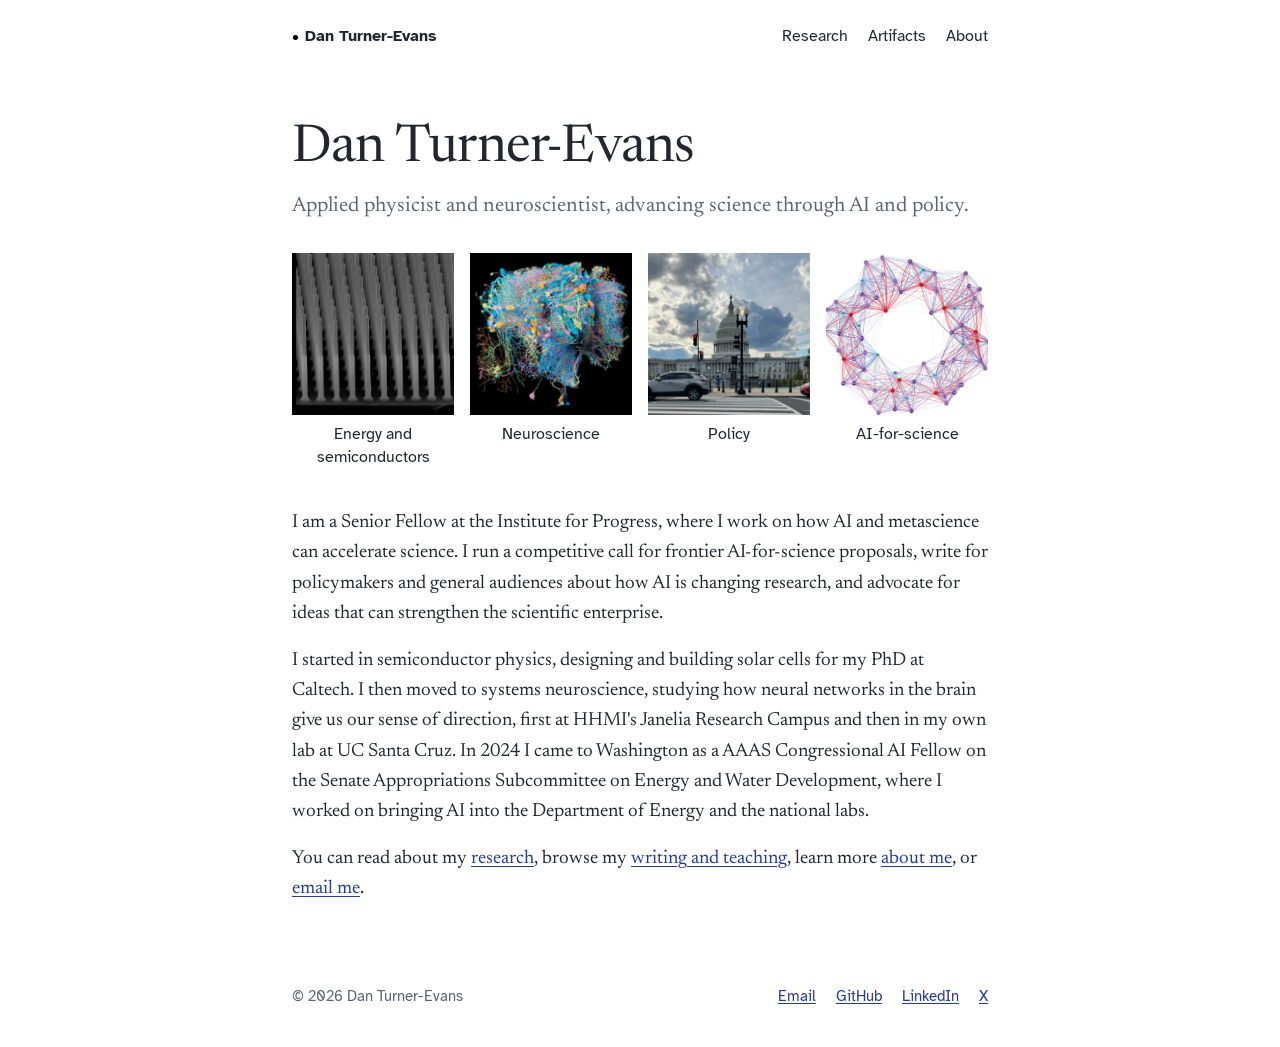
<file: docs/index.html>
<!doctype html>
<html lang="en">
<head>
  <meta charset="utf-8">
  <meta name="viewport" content="width=device-width, initial-scale=1">
  <title>Dan Turner-Evans</title>
  <meta name="description" content="Dan Turner-Evans works on how AI can accelerate scientific discovery, with a background in science policy, neuroscience, and semiconductors.">
  <meta property="og:type" content="website">
  <meta property="og:site_name" content="Dan Turner-Evans">
  <meta property="og:title" content="Dan Turner-Evans">
  <meta property="og:description" content="Dan Turner-Evans works on how AI can accelerate scientific discovery, with a background in science policy, neuroscience, and semiconductors.">
  <meta property="og:url" content="https://danturner-evans.github.io/">
  <meta property="og:image" content="https://danturner-evans.github.io/assets/share-card.jpg">
  <meta property="og:image:width" content="1200">
  <meta property="og:image:height" content="630">
  <meta property="og:image:alt" content="Network diagram of connections between neurons in a ring">
  <meta name="twitter:card" content="summary_large_image">
  <link rel="preconnect" href="https://fonts.googleapis.com">
  <link rel="preconnect" href="https://fonts.gstatic.com" crossorigin>
  <link rel="stylesheet" href="https://fonts.googleapis.com/css2?family=Atkinson+Hyperlegible:wght@400;700&amp;family=Newsreader:ital,opsz,wght@0,6..72,400;0,6..72,600;1,6..72,400&amp;display=swap">
  <link rel="stylesheet" href="style.css">
</head>
<body>
  <header class="site-header">
    <div class="wrap">
      <a href="index.html" aria-current="page">Dan Turner-Evans</a>
      <nav aria-label="Main">
        <a href="research.html">Research</a>
        <a href="artifacts.html">Artifacts</a>
        <a href="about.html">About</a>
      </nav>
    </div>
  </header>
  <main class="wrap">
    <div class="home">
      <div>
        <h1>Dan Turner-Evans</h1>
        <p class="lede">Applied physicist and neuroscientist, advancing science through AI and policy.</p>
        <ul class="fields">
          <li>
            <a href="research.html#semiconductors">
              <img src="assets/semiconductors.jpg" width="654" height="654" alt="Electron micrograph of an array of silicon microwires">
              <span>Energy and semiconductors</span>
            </a>
          </li>
          <li>
            <a href="research.html#neuroscience">
              <img src="assets/neuroscience.jpg" width="704" height="674" alt="Rendering of densely tangled neurons in bright colors on black">
              <span>Neuroscience</span>
            </a>
          </li>
          <li>
            <a href="artifacts.html">
              <img src="assets/policy.jpg" width="676" height="674" alt="The US Capitol under a cloudy sky">
              <span>Policy</span>
            </a>
          </li>
          <li>
            <a href="research.html#ai-for-science">
              <img src="assets/ai-for-science.jpg" width="797" height="730" alt="Network diagram of labeled nodes connected in a ring">
              <span>AI-for-science</span>
            </a>
          </li>
        </ul>
        <p>I am a Senior Fellow at the Institute for Progress, where I work on how AI and metascience can accelerate science. I run a competitive call for frontier AI-for-science proposals, write for policymakers and general audiences about how AI is changing research, and advocate for ideas that can strengthen the scientific enterprise.</p>
        <p>I started in semiconductor physics, designing and building solar cells for my PhD at Caltech. I then moved to systems neuroscience, studying how neural networks in the brain give us our sense of direction, first at HHMI's Janelia Research Campus and then in my own lab at UC Santa Cruz. In 2024 I came to Washington as a AAAS Congressional AI Fellow on the Senate Appropriations Subcommittee on Energy and Water Development, where I worked on bringing AI into the Department of Energy and the national labs.</p>
        <p>You can read about my <a href="research.html">research</a>, browse my <a href="artifacts.html">writing and teaching</a>, learn more <a href="about.html">about me</a>, or <a href="mailto:dan.turner.evans@pm.me">email me</a>.</p>
      </div>
    </div>
  </main>
  <footer class="site-footer">
    <div class="wrap">
      <span>© 2026 Dan Turner-Evans</span>
      <nav aria-label="Contact">
        <a href="mailto:dan.turner.evans@pm.me">Email</a>
        <a href="https://github.com/DanTurner-Evans">GitHub</a>
        <a href="https://www.linkedin.com/in/danturnerevans/">LinkedIn</a>
        <a href="https://x.com/DanTurnerEvans">X</a>
      </nav>
    </div>
  </footer>
</body>
</html>
</file>
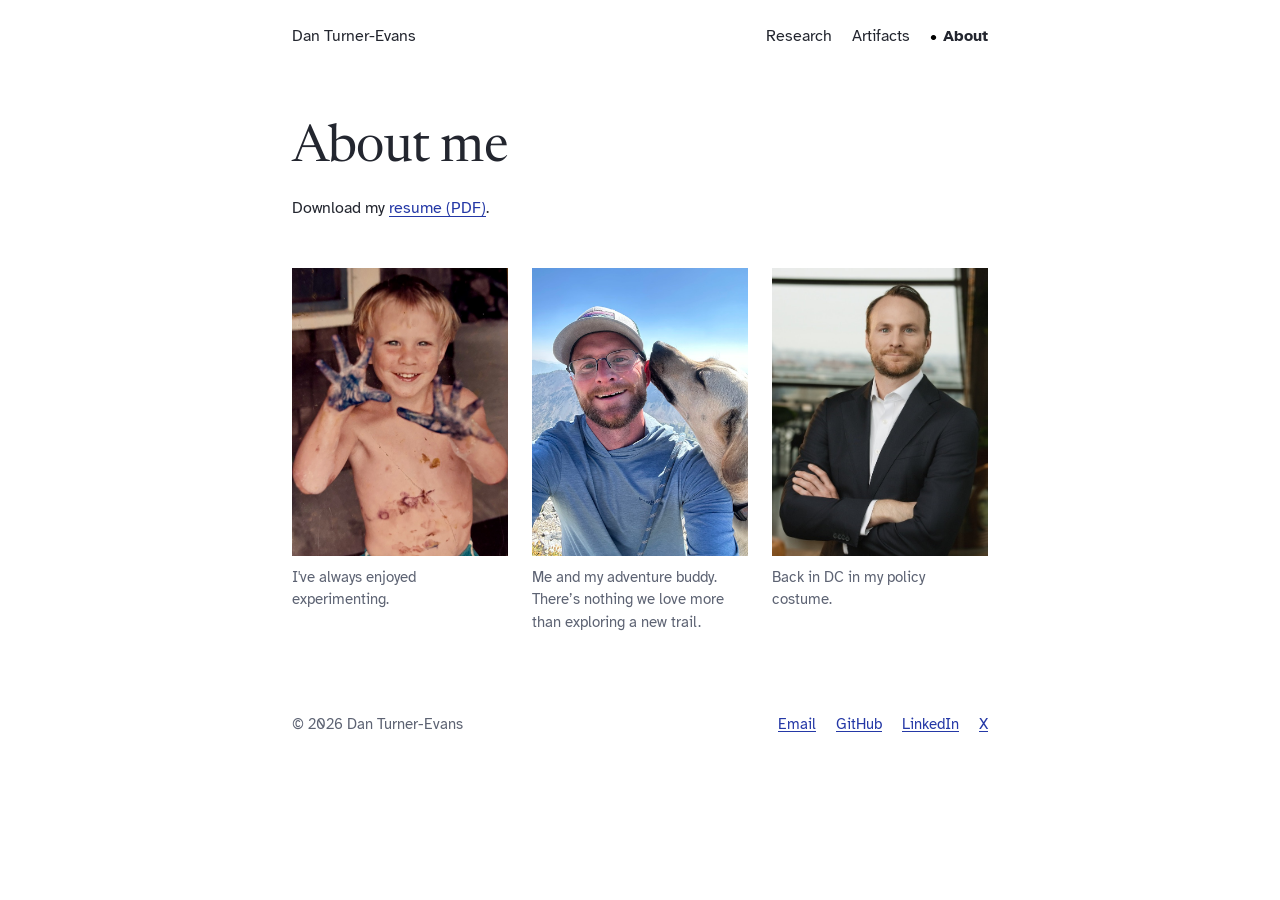
<file: docs/about.html>
<!doctype html>
<html lang="en">
<head>
  <meta charset="utf-8">
  <meta name="viewport" content="width=device-width, initial-scale=1">
  <title>About | Dan Turner-Evans</title>
  <meta name="description" content="About Dan Turner-Evans.">
  <meta property="og:type" content="website">
  <meta property="og:site_name" content="Dan Turner-Evans">
  <meta property="og:title" content="About | Dan Turner-Evans">
  <meta property="og:description" content="About Dan Turner-Evans.">
  <meta property="og:url" content="https://danturner-evans.github.io/about.html">
  <meta property="og:image" content="https://danturner-evans.github.io/assets/share-card.jpg">
  <meta property="og:image:width" content="1200">
  <meta property="og:image:height" content="630">
  <meta property="og:image:alt" content="Network diagram of connections between neurons in a ring">
  <meta name="twitter:card" content="summary_large_image">
  <link rel="preconnect" href="https://fonts.googleapis.com">
  <link rel="preconnect" href="https://fonts.gstatic.com" crossorigin>
  <link rel="stylesheet" href="https://fonts.googleapis.com/css2?family=Atkinson+Hyperlegible:wght@400;700&amp;family=Newsreader:ital,opsz,wght@0,6..72,400;0,6..72,600;1,6..72,400&amp;display=swap">
  <link rel="stylesheet" href="style.css">
</head>
<body>
  <header class="site-header">
    <div class="wrap">
      <a href="index.html">Dan Turner-Evans</a>
      <nav aria-label="Main">
        <a href="research.html">Research</a>
        <a href="artifacts.html">Artifacts</a>
        <a href="about.html" aria-current="page">About</a>
      </nav>
    </div>
  </header>
  <main class="wrap">
    <div class="opening">
      <h1>About me</h1>
      <p class="docs">Download my <a href="assets/Dan-Turner-Evans-Resume.pdf">resume (PDF)</a>.</p>
    </div>
    <div class="album">
      <figure>
        <img src="assets/get-your-hands-dirty.jpg" width="750" height="1000" alt="Dan as a small child, smiling and holding up two hands covered in blue paint">
        <figcaption>I've always enjoyed experimenting.</figcaption>
      </figure>
      <figure>
        <img src="assets/me-and-loki.jpg" width="768" height="1024" alt="Dan taking a selfie on a mountain summit while his dog licks his ear">
        <figcaption>Me and my adventure buddy. There’s nothing we love more than exploring a new trail.</figcaption>
      </figure>
      <figure>
        <img src="assets/professional.jpg" width="543" height="724" alt="Dan in a dark suit and white shirt, arms crossed, by a window overlooking a city">
        <figcaption>Back in DC in my policy costume.</figcaption>
      </figure>
    </div>
  </main>
  <footer class="site-footer">
    <div class="wrap">
      <span>© 2026 Dan Turner-Evans</span>
      <nav aria-label="Contact">
        <a href="mailto:dan.turner.evans@pm.me">Email</a>
        <a href="https://github.com/DanTurner-Evans">GitHub</a>
        <a href="https://www.linkedin.com/in/danturnerevans/">LinkedIn</a>
        <a href="https://x.com/DanTurnerEvans">X</a>
      </nav>
    </div>
  </footer>
</body>
</html>
</file>
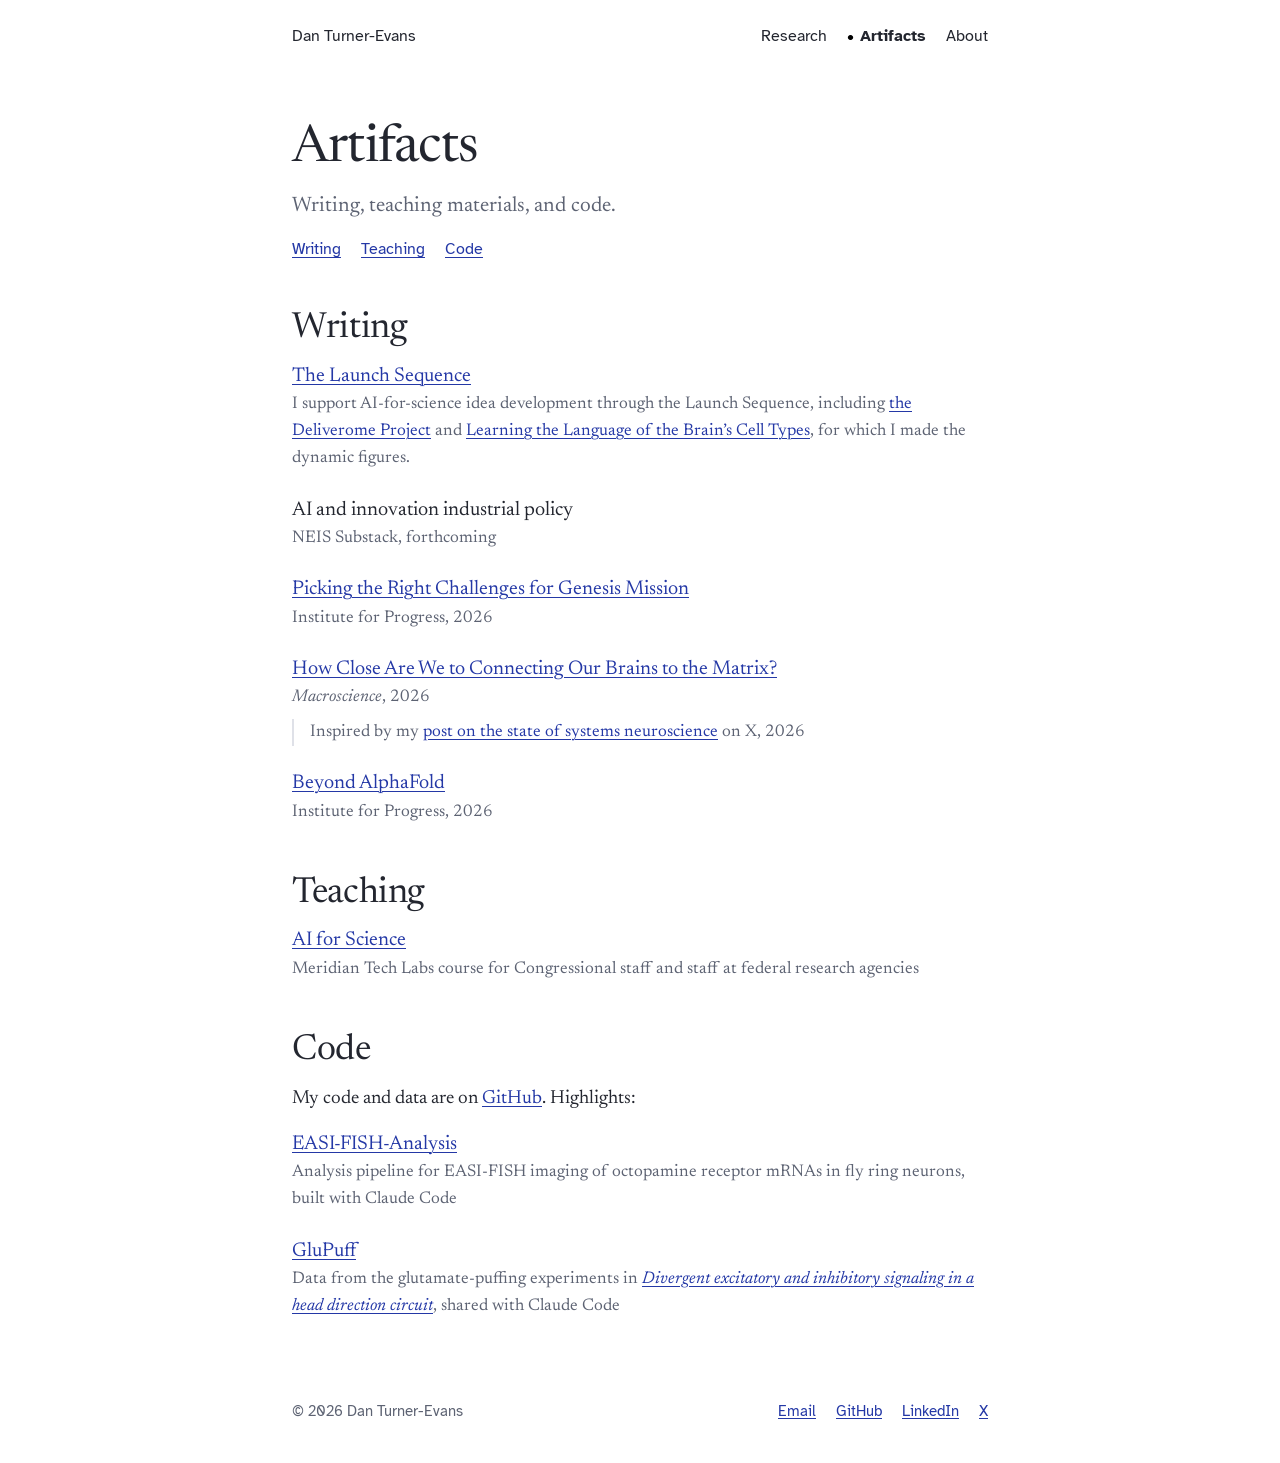
<file: docs/artifacts.html>
<!doctype html>
<html lang="en">
<head>
  <meta charset="utf-8">
  <meta name="viewport" content="width=device-width, initial-scale=1">
  <title>Artifacts | Dan Turner-Evans</title>
  <meta name="description" content="Writing, teaching materials, and code by Dan Turner-Evans.">
  <meta property="og:type" content="website">
  <meta property="og:site_name" content="Dan Turner-Evans">
  <meta property="og:title" content="Artifacts | Dan Turner-Evans">
  <meta property="og:description" content="Writing, teaching materials, and code by Dan Turner-Evans.">
  <meta property="og:url" content="https://danturner-evans.github.io/artifacts.html">
  <meta property="og:image" content="https://danturner-evans.github.io/assets/share-card.jpg">
  <meta property="og:image:width" content="1200">
  <meta property="og:image:height" content="630">
  <meta property="og:image:alt" content="Network diagram of connections between neurons in a ring">
  <meta name="twitter:card" content="summary_large_image">
  <link rel="preconnect" href="https://fonts.googleapis.com">
  <link rel="preconnect" href="https://fonts.gstatic.com" crossorigin>
  <link rel="stylesheet" href="https://fonts.googleapis.com/css2?family=Atkinson+Hyperlegible:wght@400;700&amp;family=Newsreader:ital,opsz,wght@0,6..72,400;0,6..72,600;1,6..72,400&amp;display=swap">
  <link rel="stylesheet" href="style.css">
</head>
<body>
  <header class="site-header">
    <div class="wrap">
      <a href="index.html">Dan Turner-Evans</a>
      <nav aria-label="Main">
        <a href="research.html">Research</a>
        <a href="artifacts.html" aria-current="page">Artifacts</a>
        <a href="about.html">About</a>
      </nav>
    </div>
  </header>
  <main class="wrap">
    <div class="opening">
      <h1>Artifacts</h1>
      <p class="lede">Writing, teaching materials, and code.</p>
      <nav class="jump" aria-label="Artifacts sections">
        <a href="#writing">Writing</a>
        <a href="#teaching">Teaching</a>
        <a href="#code">Code</a>
      </nav>
    </div>
    <h2 id="writing">Writing</h2>
    <ul class="pieces">
      <li>
        <a class="title" href="https://thelaunchsequence.org/">The Launch Sequence</a>
        <span class="venue">I support AI-for-science idea development through the Launch Sequence, including <a href="https://ifp.org/the-deliverome-project/">the Deliverome Project</a> and <a href="https://ifp.org/brain-cell-types/">Learning the Language of the Brain’s Cell Types</a>, for which I made the dynamic figures.</span>
      </li>
      <li>
        <span class="title">AI and innovation industrial policy</span>
        <span class="venue">NEIS Substack, forthcoming</span>
      </li>
      <li>
        <a class="title" href="https://ifp.org/picking-the-right-challenges-for-genesis-mission/">Picking the Right Challenges for Genesis Mission</a>
        <span class="venue">Institute for Progress, 2026</span>
      </li>
      <li>
        <a class="title" href="https://www.macroscience.org/p/how-close-are-we-to-connecting-our">How Close Are We to Connecting Our Brains to the Matrix?</a>
        <span class="venue"><cite>Macroscience</cite>, 2026</span>
        <ul class="sub">
          <li>Inspired by my <a href="https://x.com/DanTurnerEvans/status/2030998361612992945">post on the state of systems neuroscience</a> on X, 2026</li>
        </ul>
      </li>
      <li>
        <a class="title" href="https://ifp.org/nlm/">Beyond AlphaFold</a>
        <span class="venue">Institute for Progress, 2026</span>
      </li>
    </ul>
    <h2 id="teaching">Teaching</h2>
    <ul class="pieces">
      <li>
        <a class="title" href="https://github.com/DanTurner-Evans/AI-for-science">AI for Science</a>
        <span class="venue">Meridian Tech Labs course for Congressional staff and staff at federal research agencies</span>
      </li>
    </ul>
    <h2 id="code">Code</h2>
    <p>My code and data are on <a href="https://github.com/DanTurner-Evans">GitHub</a>. Highlights:</p>
    <ul class="pieces">
      <li>
        <a class="title" href="https://github.com/DanTurner-Evans/EASI-FISH-Analysis">EASI-FISH-Analysis</a>
        <span class="venue">Analysis pipeline for EASI-FISH imaging of octopamine receptor mRNAs in fly ring neurons, built with Claude Code</span>
      </li>
      <li>
        <a class="title" href="https://github.com/T-E-Lab/GluPuff">GluPuff</a>
        <span class="venue">Data from the glutamate-puffing experiments in <a href="https://doi.org/10.64898/2026.01.18.700161"><cite>Divergent excitatory and inhibitory signaling in a head direction circuit</cite></a>, shared with Claude Code</span>
      </li>
    </ul>
  </main>
  <footer class="site-footer">
    <div class="wrap">
      <span>© 2026 Dan Turner-Evans</span>
      <nav aria-label="Contact">
        <a href="mailto:dan.turner.evans@pm.me">Email</a>
        <a href="https://github.com/DanTurner-Evans">GitHub</a>
        <a href="https://www.linkedin.com/in/danturnerevans/">LinkedIn</a>
        <a href="https://x.com/DanTurnerEvans">X</a>
      </nav>
    </div>
  </footer>
</body>
</html>
</file>
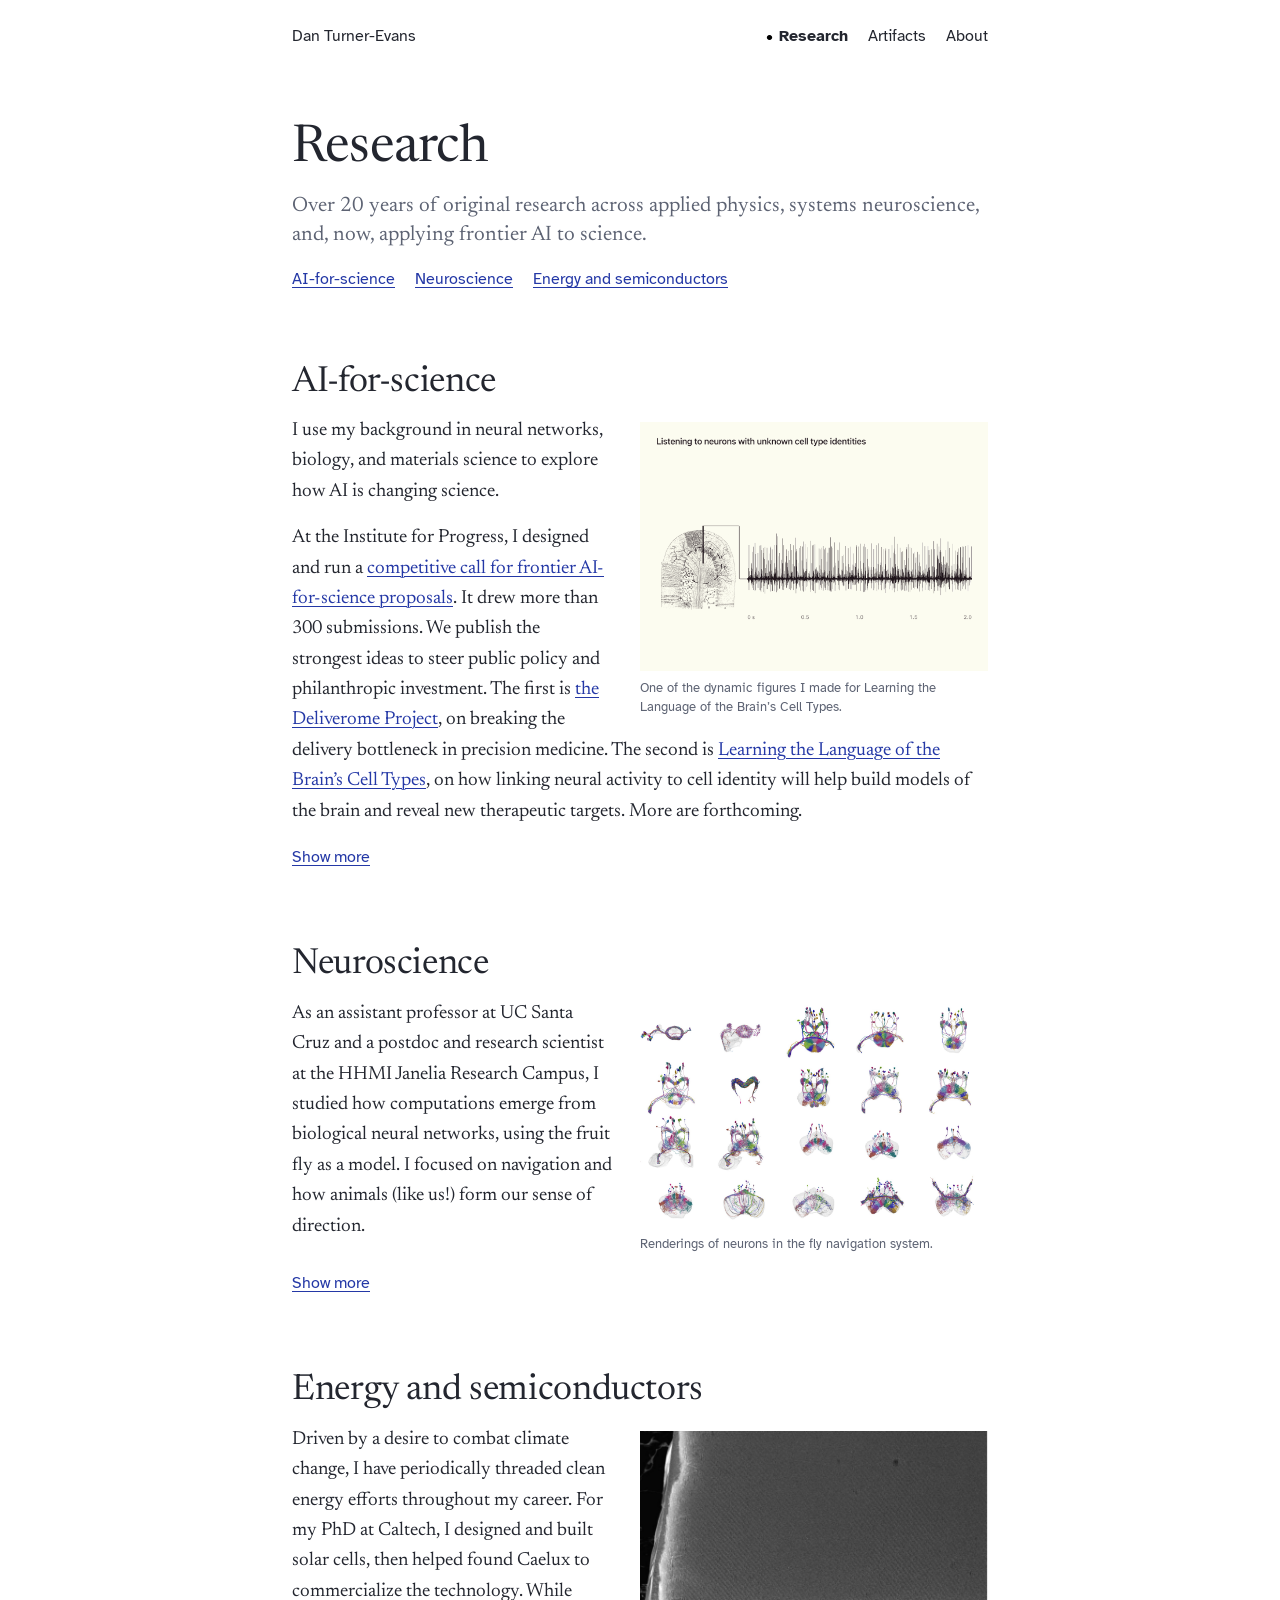
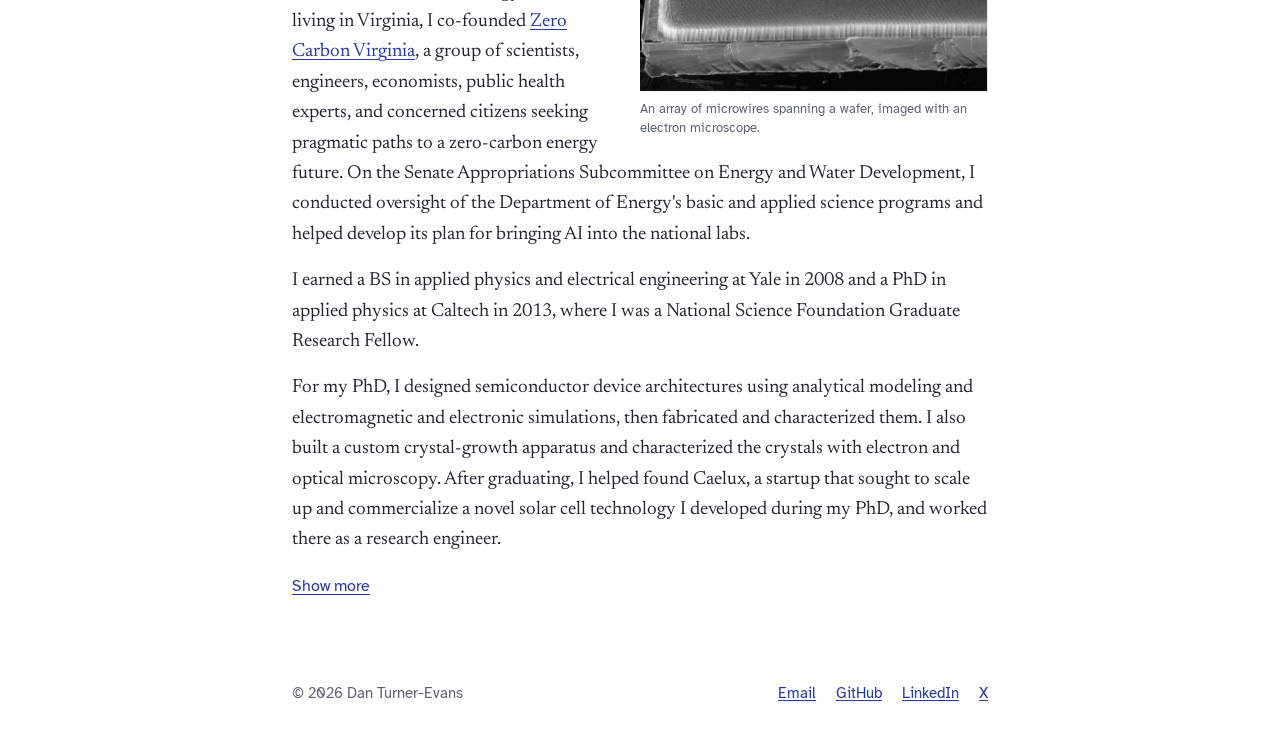
<file: docs/research.html>
<!doctype html>
<html lang="en">
<head>
  <meta charset="utf-8">
  <meta name="viewport" content="width=device-width, initial-scale=1">
  <title>Research | Dan Turner-Evans</title>
  <meta name="description" content="Dan Turner-Evans's work in AI for science, neuroscience, and semiconductors, with publications and patents.">
  <meta property="og:type" content="website">
  <meta property="og:site_name" content="Dan Turner-Evans">
  <meta property="og:title" content="Research | Dan Turner-Evans">
  <meta property="og:description" content="Dan Turner-Evans's work in AI for science, neuroscience, and semiconductors, with publications and patents.">
  <meta property="og:url" content="https://danturner-evans.github.io/research.html">
  <meta property="og:image" content="https://danturner-evans.github.io/assets/share-card.jpg">
  <meta property="og:image:width" content="1200">
  <meta property="og:image:height" content="630">
  <meta property="og:image:alt" content="Network diagram of connections between neurons in a ring">
  <meta name="twitter:card" content="summary_large_image">
  <link rel="preconnect" href="https://fonts.googleapis.com">
  <link rel="preconnect" href="https://fonts.gstatic.com" crossorigin>
  <link rel="stylesheet" href="https://fonts.googleapis.com/css2?family=Atkinson+Hyperlegible:wght@400;700&amp;family=Newsreader:ital,opsz,wght@0,6..72,400;0,6..72,600;1,6..72,400&amp;display=swap">
  <link rel="stylesheet" href="style.css">
</head>
<body>
  <header class="site-header">
    <div class="wrap">
      <a href="index.html">Dan Turner-Evans</a>
      <nav aria-label="Main">
        <a href="research.html" aria-current="page">Research</a>
        <a href="artifacts.html">Artifacts</a>
        <a href="about.html">About</a>
      </nav>
    </div>
  </header>
  <main class="wrap">
    <div class="opening">
      <h1>Research</h1>
      <p class="lede">Over 20 years of original research across applied physics, systems neuroscience, and, now, applying frontier AI to science.</p>
      <nav class="jump" aria-label="Research sections">
        <a href="#ai-for-science">AI-for-science</a>
        <a href="#neuroscience">Neuroscience</a>
        <a href="#semiconductors">Energy and semiconductors</a>
      </nav>
    </div>

    <section class="field" id="ai-for-science">
      <h2>AI-for-science</h2>
      <figure class="plate">
        <picture>
          <source srcset="assets/cell-types-figures-still.png" media="(prefers-reduced-motion: reduce)">
          <img src="assets/cell-types-figures.gif" width="1200" height="859" alt="Animated figure: an electrode records spikes from neurons whose cell types are unknown">
        </picture>
        <figcaption>One of the dynamic figures I made for Learning the Language of the Brain’s Cell Types.</figcaption>
      </figure>
      <p>I use my background in neural networks, biology, and materials science to explore how AI is changing science.</p>
      <p>At the Institute for Progress, I designed and run a <a href="https://ifp.org/rfp-launch/">competitive call for frontier AI-for-science proposals</a>. It drew more than 300 submissions. We publish the strongest ideas to steer public policy and philanthropic investment. The first is <a href="https://ifp.org/the-deliverome-project/">the Deliverome Project</a>, on breaking the delivery bottleneck in precision medicine. The second is <a href="https://ifp.org/brain-cell-types/">Learning the Language of the Brain’s Cell Types</a>, on how linking neural activity to cell identity will help build models of the brain and reveal new therapeutic targets. More are forthcoming.</p>
      <details class="more">
        <summary></summary>
        <h3>Frontier AI in my own work</h3>
        <ul>
          <li><strong>Teaching with Claude Code.</strong> I built a lab for an AI-for-science course centered on CRISPR variants (<a href="https://github.com/DanTurner-Evans/AI-for-science">AI-for-science</a>).</li>
          <li><strong>Research and data sharing with Claude Code.</strong> I build data analysis (<a href="https://github.com/DanTurner-Evans/EASI-FISH-Analysis">EASI-FISH-Analysis</a>) and data sharing (<a href="https://github.com/T-E-Lab/GluPuff">GluPuff</a>) pipelines with Claude Code.</li>
          <li><strong>Early ML touch points.</strong> I built automated experimental systems, custom microscopes, and closed-loop behavior rigs; modeled recurrent neural networks; and analyzed data in Python, R, C++, and MATLAB using ML methods.</li>
        </ul>
        <p>My articles on AI for science are on the <a href="artifacts.html">Artifacts page</a>.</p>
      </details>
    </section>

    <section class="field" id="neuroscience">
      <h2>Neuroscience</h2>
      <figure class="plate">
          <img src="assets/neuron-renders.jpg" width="2400" height="1528" alt="Twenty renderings of fly neurons, each traced in bright colors on a white background">
        <figcaption>Renderings of neurons in the fly navigation system.</figcaption>
      </figure>
      <p>As an assistant professor at UC Santa Cruz and a postdoc and research scientist at the HHMI Janelia Research Campus, I studied how computations emerge from biological neural networks, using the fruit fly as a model. I focused on navigation and how animals (like us!) form our sense of direction.</p>
      <details class="more">
        <summary></summary>
        <h3>A compass in the fly brain</h3>
        <p>Much of my work asked how a ring-shaped network in the fly's central complex tracks heading. The <cite>New York Times</cite> <a href="https://www.nytimes.com/2015/06/08/science/the-circle-that-gives-fruit-flies-direction.html">wrote about this circuit</a> in 2015. I showed how <a href="https://doi.org/10.7554/elife.23496">a fly heading circuit integrates angular velocity</a> and related <a href="https://doi.org/10.1016/j.neuron.2020.08.006">the ultrastructure of this biological ring attractor to its function</a>. My recent preprints look at how <a href="https://doi.org/10.64898/2025.12.11.693783">octopamine instructs head direction plasticity</a> and how <a href="https://doi.org/10.64898/2026.01.18.700161">excitatory and inhibitory signaling diverge in a head direction circuit</a>.</p>
        <h3>Wiring diagrams</h3>
        <p>I was a joint first author on <a href="https://doi.org/10.7554/elife.66039">a connectome of the <i>Drosophila</i> central complex</a>, which identified network motifs suited to flexible navigation and context-dependent action selection. The <cite>New York Times</cite> <a href="https://www.nytimes.com/2021/10/26/science/drosophila-fly-brain-connectome.html">highlighted it</a> on the front page of its Science section, and it has been cited more than 300 times. I also co-wrote <a href="https://doi.org/10.1016/j.cub.2016.04.006">a primer on the insect central complex</a>.</p>
        <h3>Collaborations</h3>
        <p>I have also contributed to work on <a href="https://doi.org/10.1101/2024.06.26.600764">local search in flies</a>, <a href="https://doi.org/10.1371/journal.pcbi.1012603">predicting neuronal firing from calcium imaging</a>, and <a href="https://doi.org/10.1073/pnas.1808463115">light-induced epilepsy</a>.</p>
        <h3>In the press</h3>
        <ul>
          <li><a href="https://www.nytimes.com/2021/10/26/science/drosophila-fly-brain-connectome.html">Why Scientists Have Spent Years Mapping This Creature’s Brain</a>, <cite>New York Times</cite>, 2021</li>
          <li><a href="https://www.nytimes.com/2015/06/08/science/the-circle-that-gives-fruit-flies-direction.html">The Circle That Gives Fruit Flies Direction</a>, <cite>New York Times</cite>, 2015</li>
        </ul>
        <details class="pubs">
          <summary><h3>All neuroscience publications (11)</h3></summary>
          <ul class="papers">
            <li class="paper">
              <div class="entry">
                <a class="title" href="https://doi.org/10.64898/2026.01.18.700161">Divergent excitatory and inhibitory signaling in a head direction circuit</a>
                <span class="venue"><cite>bioRxiv</cite>, 2026</span>
                <span class="authors">Jorin Eddy*, Ali H. Shenasa*, Paulette Monroy Alfaro, Maria Fernanda Viveros, <b>Daniel B. Turner-Evans</b></span>
                <span class="links"><a href="https://doi.org/10.64898/2026.01.18.700161">preprint</a> <a href="https://github.com/T-E-Lab/GluPuff">data</a></span>
              </div>
            </li>
            <li class="paper">
              <div class="entry">
                <a class="title" href="https://doi.org/10.64898/2025.12.11.693783">Octopamine instructs head direction plasticity</a>
                <span class="venue"><cite>bioRxiv</cite>, 2025; in revision at <cite>Nature</cite></span>
                <span class="authors">Mark H. Plitt*, <b>Daniel B. Turner-Evans</b>*, Jessica C. Co, Aryanna Layden, Mark Eddison, Robert P. Ray, Vivek Jayaraman, Yvette E. Fisher</span>
                <span class="links"><a href="https://doi.org/10.64898/2025.12.11.693783">preprint</a> <a href="https://github.com/DanTurner-Evans/EASI-FISH-Analysis">code</a></span>
              </div>
            </li>
            <li class="paper">
              <div class="entry">
                <a class="title" href="https://doi.org/10.1371/journal.pcbi.1012603">Predicting neuronal firing from calcium imaging using a control theoretic approach</a>
                <span class="venue"><cite>PLOS Computational Biology</cite>, 2025</span>
                <span class="authors">Nicholas A. Rondoni, Fan Lu, <b>Daniel B. Turner-Evans</b>, Marcella Gomez</span>
                <span class="links"><a href="https://doi.org/10.1371/journal.pcbi.1012603">paper</a></span>
              </div>
            </li>
            <li class="paper">
              <div class="entry">
                <a class="title" href="https://doi.org/10.1101/2024.06.26.600764">Exploration and exploitation are flexibly balanced during local search in flies</a>
                <span class="venue"><cite>bioRxiv</cite>, 2024</span>
                <span class="authors">Dennis Goldschmidt, Yipei Guo, Shivam S. Chitnis, Christina Christoforou, <b>Daniel B. Turner-Evans</b>, Carlos Ribeiro, Ann M. Hermundstad, Vivek Jayaraman, Hannah Haberkern</span>
                <span class="links"><a href="https://doi.org/10.1101/2024.06.26.600764">preprint</a></span>
              </div>
            </li>
            <li class="paper">
              <div class="entry">
                <a class="title" href="https://doi.org/10.1101/2023.09.25.559373">A rotational velocity estimate constructed through visuomotor competition updates the fly’s neural compass</a>
                <span class="venue"><cite>bioRxiv</cite>, 2023</span>
                <span class="authors">Brad K. Hulse, Angel Stanoev, <b>Daniel B. Turner-Evans</b>, Johannes D. Seelig, Vivek Jayaraman</span>
                <span class="links"><a href="https://doi.org/10.1101/2023.09.25.559373">preprint</a></span>
              </div>
            </li>
            <li class="paper">
              <div class="entry">
                <a class="title" href="https://doi.org/10.7554/elife.66039">A connectome of the <i>Drosophila</i> central complex reveals network motifs suitable for flexible navigation and context-dependent action selection</a>
                <span class="venue"><cite>eLife</cite>, 2021</span>
                <span class="authors">Brad K. Hulse*, Hannah Haberkern*, Romain Franconville*, <b>Daniel B. Turner-Evans</b>*, Shin-ya Takemura, Tanya Wolff, Marcella Noorman, Marisa Dreher, Chuntao Dan, Ruchi Parekh, Ann M. Hermundstad, Gerald M. Rubin, Vivek Jayaraman</span>
                <span class="links"><a href="https://doi.org/10.7554/elife.66039">paper</a></span>
              </div>
            </li>
            <li class="paper">
              <div class="entry">
                <a class="title" href="https://doi.org/10.1016/j.neuron.2020.08.006">The neuroanatomical ultrastructure and function of a biological ring attractor</a>
                <span class="venue"><cite>Neuron</cite>, 2020</span>
                <span class="authors"><b>Daniel B. Turner-Evans</b>, Kristopher T. Jensen, Saba Ali, Tyler Paterson, Arlo Sheridan, Robert P. Ray, Tanya Wolff, J. Scott Lauritzen, Gerald M. Rubin, Davi D. Bock, Vivek Jayaraman</span>
                <span class="links"><a href="https://doi.org/10.1016/j.neuron.2020.08.006">paper</a></span>
              </div>
            </li>
            <li class="paper">
              <div class="entry">
                <a class="title" href="https://doi.org/10.1073/pnas.1808463115">Defective cortex glia plasma membrane structure underlies light-induced epilepsy in <i>cpes</i> mutants</a>
                <span class="venue"><cite>PNAS</cite>, 2018</span>
                <span class="authors">Govind Kunduri, <b>Daniel B. Turner-Evans</b>, Yutaka Konya, Yoshihiro Izumi, Kunio Nagashima, Stephen Lockett, Joost Holthuis, Takeshi Bamba, Usha Acharya, Jairaj K. Acharya</span>
                <span class="links"><a href="https://doi.org/10.1073/pnas.1808463115">paper</a></span>
              </div>
            </li>
            <li class="paper">
              <div class="entry">
                <a class="title" href="https://doi.org/10.7554/elife.23496">Angular velocity integration in a fly heading circuit</a>
                <span class="venue"><cite>eLife</cite>, 2017</span>
                <span class="authors"><b>Daniel B. Turner-Evans</b>*, Stephanie Wegener*, Hervé Rouault, Romain Franconville, Tanya Wolff, Johannes D. Seelig, Shaul Druckmann, Vivek Jayaraman</span>
                <span class="links"><a href="https://doi.org/10.7554/elife.23496">paper</a></span>
              </div>
            </li>
            <li class="paper">
              <div class="entry">
                <a class="title" href="https://doi.org/10.1016/j.cub.2016.04.006">The insect central complex</a>
                <span class="venue"><cite>Current Biology</cite>, 2016</span>
                <span class="authors"><b>Daniel B. Turner-Evans</b>, Vivek Jayaraman</span>
                <span class="links"><a href="https://doi.org/10.1016/j.cub.2016.04.006">paper</a></span>
              </div>
            </li>
            <li class="paper">
              <div class="entry">
                <a class="title" href="https://doi.org/10.1007/978-3-319-12913-6_6">Optogenetics in <i>Drosophila melanogaster</i></a>
                <span class="venue"><cite>New Techniques in Systems Neuroscience (Springer)</cite>, 2015</span>
                <span class="authors">Sung Soo Kim, Romain Franconville, <b>Daniel B. Turner-Evans</b>, Vivek Jayaraman</span>
                <span class="links"><a href="https://doi.org/10.1007/978-3-319-12913-6_6">paper</a></span>
              </div>
            </li>
          </ul>
          <p class="note">* Contributed equally.</p>
        </details>
      </details>
    </section>

    <section class="field" id="semiconductors">
      <h2>Energy and semiconductors</h2>
      <figure class="plate">
          <img src="assets/wire-array.jpg" width="1481" height="1112" alt="Electron micrograph of a dense array of microwires covering a wafer, seen at its corner">
        <figcaption>An array of microwires spanning a wafer, imaged with an electron microscope.</figcaption>
      </figure>
      <p>Driven by a desire to combat climate change, I have periodically threaded clean energy efforts throughout my career. For my PhD at Caltech, I designed and built solar cells, then helped found Caelux to commercialize the technology. While living in Virginia, I co-founded <a href="https://zerocarbonvirginia.com/">Zero Carbon Virginia</a>, a group of scientists, engineers, economists, public health experts, and concerned citizens seeking pragmatic paths to a zero-carbon energy future. On the Senate Appropriations Subcommittee on Energy and Water Development, I conducted oversight of the Department of Energy's basic and applied science programs and helped develop its plan for bringing AI into the national labs.</p>
      <p>I earned a BS in applied physics and electrical engineering at Yale in 2008 and a PhD in applied physics at Caltech in 2013, where I was a National Science Foundation Graduate Research Fellow.</p>
      <p>For my PhD, I designed semiconductor device architectures using analytical modeling and electromagnetic and electronic simulations, then fabricated and characterized them. I also built a custom crystal-growth apparatus and characterized the crystals with electron and optical microscopy. After graduating, I helped found Caelux, a startup that sought to scale up and commercialize a novel solar cell technology I developed during my PhD, and worked there as a research engineer.</p>
      <details class="more">
        <summary></summary>
        <h3>Nanowire electronics and sensing</h3>
        <p>My earliest papers cover how to <a href="https://doi.org/10.1116/1.2162575">make contacts to nanowires</a>, <a href="https://doi.org/10.1063/1.2141927">measure their electronic properties</a>, and use them as sensors, including <a href="https://doi.org/10.1038/nature05498">label-free immunodetection with CMOS-compatible nanowires</a>.</p>
        <h3>Silicon wire array solar cells</h3>
        <p>Much of my PhD work focused on solar cells made from arrays of silicon microwires, from <a href="https://doi.org/10.1021/nl072622p">measurements of single-nanowire cells</a> to <a href="https://doi.org/10.1038/nmat2635">enhanced absorption and carrier collection in wire arrays</a> and <a href="https://doi.org/10.1039/c0ee00549e">high-performance microwire photovoltaics</a>, on which I was a joint first author.</p>
        <h3>Multijunction wire array cells</h3>
        <p>I also worked on tandem designs, including <a href="https://doi.org/10.1109/pvsc.2010.5614159">GaP/Si wire array cells</a> and <a href="https://doi.org/10.1063/1.4812397">optoelectronic analysis of multijunction wire arrays</a>. I also developed <a href="https://doi.org/10.1002/adma.201300927">flexible, transparent contacts for nanostructures and thin films</a>.</p>
        <h3>Solar fuels</h3>
        <p>The same wire arrays can drive chemistry, as in work on <a href="https://doi.org/10.1126/science.1180783">the energy-conversion properties of silicon wire-array photocathodes</a> and <a href="https://doi.org/10.1021/ja108801m">photoelectrochemical hydrogen evolution</a>.</p>
        <h3>Patents</h3>
        <ul>
          <li><a href="https://patents.google.com/patent/US9263612B2/en">Heterojunction wire array solar cells</a> (US 9,263,612 B2)</li>
          <li><a href="https://patents.google.com/patent/US9530912B2/en">Three-dimensional patterning methods and related devices</a> (US 9,530,912 B2)</li>
        </ul>
        <details class="pubs">
          <summary><h3>All semiconductor publications (23)</h3></summary>
          <ul class="papers">
            <li class="paper">
              <div class="entry">
                <a class="title" href="https://doi.org/10.1021/acs.cgd.5b00097">Cu-Catalyzed Vapor–Liquid–Solid Growth of SiGe Microwire Arrays with Chlorosilane and Chlorogermane Precursors</a>
                <span class="venue"><cite>Crystal Growth &amp; Design</cite>, 2015</span>
                <span class="authors">Christopher T. Chen, Hal S. Emmer, Shaul Aloni, <b>Daniel B. Turner-Evans</b>, Harry A. Atwater</span>
                <span class="links"><a href="https://doi.org/10.1021/acs.cgd.5b00097">paper</a></span>
              </div>
            </li>
            <li class="paper">
              <div class="entry">
                <a class="title" href="https://doi.org/10.1002/adma.201300927">Flexible, Transparent Contacts for Inorganic Nanostructures and Thin Films</a>
                <span class="venue"><cite>Advanced Materials</cite>, 2013</span>
                <span class="authors"><b>Daniel B. Turner-Evans</b>, Hal Emmer, Christopher T. Chen, Harry A. Atwater</span>
                <span class="links"><a href="https://doi.org/10.1002/adma.201300927">paper</a></span>
              </div>
            </li>
            <li class="paper">
              <div class="entry">
                <a class="title" href="https://doi.org/10.1063/1.4812397">Optoelectronic analysis of multijunction wire array solar cells</a>
                <span class="venue"><cite>Journal of Applied Physics</cite>, 2013</span>
                <span class="authors"><b>Daniel B. Turner-Evans</b>, Christopher T. Chen, Hal Emmer, William E. McMahon, Harry A. Atwater</span>
                <span class="links"><a href="https://doi.org/10.1063/1.4812397">paper</a></span>
              </div>
            </li>
            <li class="paper">
              <div class="entry">
                <a class="title" href="https://doi.org/10.1002/aenm.201100728">Photoelectrochemical behavior of planar and microwire-array Si|GaP electrodes</a>
                <span class="venue"><cite>Advanced Energy Materials</cite>, 2012</span>
                <span class="authors">Nicholas C. Strandwitz, <b>Daniel B. Turner-Evans</b>, Adele C. Tamboli, Christopher T. Chen, Harry A. Atwater, Nathan S. Lewis</span>
                <span class="links"><a href="https://doi.org/10.1002/aenm.201100728">paper</a></span>
              </div>
            </li>
            <li class="paper">
              <div class="entry">
                <a class="title" href="https://doi.org/10.1109/jphotov.2012.2191941">Wafer-Scale Growth of Silicon Microwire Arrays for Photovoltaics and Solar Fuel Generation</a>
                <span class="venue"><cite>IEEE Journal of Photovoltaics</cite>, 2012</span>
                <span class="authors">Adele C. Tamboli, Christopher T. Chen, Emily L. Warren, <b>Daniel B. Turner-Evans</b>, Michael D. Kelzenberg, Nathan S. Lewis, Harry A. Atwater</span>
                <span class="links"><a href="https://doi.org/10.1109/jphotov.2012.2191941">paper</a></span>
              </div>
            </li>
            <li class="paper">
              <div class="entry">
                <a class="title" href="https://doi.org/10.1109/pvsc.2011.6186497">Optoelectronic design of multijunction wire-array solar cells</a>
                <span class="venue"><cite>IEEE Photovoltaic Specialists Conference</cite>, 2011</span>
                <span class="authors"><b>Daniel B. Turner-Evans</b>, Michael D. Kelzenberg, Chris T. Chen, Emily C. Warmann, Adele C. Tamboli, Harry A. Atwater</span>
                <span class="links"><a href="https://doi.org/10.1109/pvsc.2011.6186497">paper</a></span>
              </div>
            </li>
            <li class="paper">
              <div class="entry">
                <a class="title" href="https://doi.org/10.1039/c0ee00549e">High-performance Si microwire photovoltaics</a>
                <span class="venue"><cite>Energy &amp; Environmental Science</cite>, 2011</span>
                <span class="authors">Michael D. Kelzenberg*, <b>Daniel B. Turner-Evans</b>*, Morgan C. Putnam, Shannon W. Boettcher, Ryan M. Briggs, Jae Yeon Baek, Nathan S. Lewis, Harry A. Atwater</span>
                <span class="links"><a href="https://doi.org/10.1039/c0ee00549e">paper</a></span>
              </div>
            </li>
            <li class="paper">
              <div class="entry">
                <a class="title" href="https://doi.org/10.1021/ja108801m">Photoelectrochemical Hydrogen Evolution Using Si Microwire Arrays</a>
                <span class="venue"><cite>Journal of the American Chemical Society</cite>, 2011</span>
                <span class="authors">Shannon W. Boettcher, Emily L. Warren, Morgan C. Putnam, Elizabeth A. Santori, <b>Daniel B. Turner-Evans</b>, Michael D. Kelzenberg, Michael G. Walter, James R. McKone, Bruce S. Brunschwig, Harry A. Atwater, Nathan S. Lewis</span>
                <span class="links"><a href="https://doi.org/10.1021/ja108801m">paper</a></span>
              </div>
            </li>
            <li class="paper">
              <div class="entry">
                <a class="title" href="https://doi.org/10.1109/pvsc.2010.5614159">GaP/Si wire array solar cells</a>
                <span class="venue"><cite>IEEE Photovoltaic Specialists Conference</cite>, 2010</span>
                <span class="authors">Adele C. Tamboli*, <b>Daniel B. Turner-Evans</b>*, Manav Malhotra, Michael D. Kelzenberg, Harry A. Atwater</span>
                <span class="links"><a href="https://doi.org/10.1109/pvsc.2010.5614159">paper</a></span>
              </div>
            </li>
            <li class="paper">
              <div class="entry">
                <a class="title" href="https://doi.org/10.1063/1.3522895">Conformal GaP layers on Si wire arrays for solar energy applications</a>
                <span class="venue"><cite>Applied Physics Letters</cite>, 2010</span>
                <span class="authors">Adele C. Tamboli, Manav Malhotra, Gregory M. Kimball, <b>Daniel B. Turner-Evans</b>, Harry A. Atwater</span>
                <span class="links"><a href="https://doi.org/10.1063/1.3522895">paper</a></span>
              </div>
            </li>
            <li class="paper">
              <div class="entry">
                <a class="title" href="https://doi.org/10.1039/c0ee00014k">Si microwire-array solar cells</a>
                <span class="venue"><cite>Energy &amp; Environmental Science</cite>, 2010</span>
                <span class="authors">Morgan C. Putnam, Shannon W. Boettcher, Michael D. Kelzenberg, <b>Daniel B. Turner-Evans</b>, Joshua M. Spurgeon, Emily L. Warren, Ryan M. Briggs, Nathan S. Lewis, Harry A. Atwater</span>
                <span class="links"><a href="https://doi.org/10.1039/c0ee00014k">paper</a></span>
              </div>
            </li>
            <li class="paper">
              <div class="entry">
                <a class="title" href="https://doi.org/10.1038/nmat2635">Enhanced absorption and carrier collection in Si wire arrays for photovoltaic applications</a>
                <span class="venue"><cite>Nature Materials</cite>, 2010</span>
                <span class="authors">Michael D. Kelzenberg, Shannon W. Boettcher, Jan A. Petykiewicz, <b>Daniel B. Turner-Evans</b>, Morgan C. Putnam, Emily L. Warren, Joshua M. Spurgeon, Ryan M. Briggs, Nathan S. Lewis, Harry A. Atwater</span>
                <span class="links"><a href="https://doi.org/10.1038/nmat2635">paper</a></span>
              </div>
            </li>
            <li class="paper">
              <div class="entry">
                <a class="title" href="https://doi.org/10.1126/science.1180783">Energy-Conversion Properties of Vapor-Liquid-Solid–Grown Silicon Wire-Array Photocathodes</a>
                <span class="venue"><cite>Science</cite>, 2010</span>
                <span class="authors">Shannon W. Boettcher, Joshua M. Spurgeon, Morgan C. Putnam, Emily L. Warren, <b>Daniel B. Turner-Evans</b>, Michael D. Kelzenberg, James R. Maiolo, Harry A. Atwater, Nathan S. Lewis</span>
                <span class="links"><a href="https://doi.org/10.1126/science.1180783">paper</a></span>
              </div>
            </li>
            <li class="paper">
              <div class="entry">
                <a class="title" href="https://doi.org/10.1063/1.3247969">10 μm minority-carrier diffusion lengths in Si wires synthesized by Cu-catalyzed vapor-liquid-solid growth</a>
                <span class="venue"><cite>Applied Physics Letters</cite>, 2009</span>
                <span class="authors">Morgan C. Putnam, <b>Daniel B. Turner-Evans</b>, Michael D. Kelzenberg, Shannon W. Boettcher, Nathan S. Lewis, Harry A. Atwater</span>
                <span class="links"><a href="https://doi.org/10.1063/1.3247969">paper</a></span>
              </div>
            </li>
            <li class="paper">
              <div class="entry">
                <a class="title" href="https://doi.org/10.1109/pvsc.2009.5411542">Predicted efficiency of Si wire array solar cells</a>
                <span class="venue"><cite>IEEE Photovoltaic Specialists Conference</cite>, 2009</span>
                <span class="authors">M. D. Kelzenberg, M. C. Putnam, <b>Daniel B. Turner-Evans</b>, N. S. Lewis, H. A. Atwater</span>
                <span class="links"><a href="https://doi.org/10.1109/pvsc.2009.5411542">paper</a></span>
              </div>
            </li>
            <li class="paper">
              <div class="entry">
                <a class="title" href="https://doi.org/10.1021/nl072622p">Photovoltaic Measurements in Single-Nanowire Silicon Solar Cells</a>
                <span class="venue"><cite>Nano Letters</cite>, 2008</span>
                <span class="authors">Michael D. Kelzenberg, <b>Daniel B. Turner-Evans</b>, Brendan M. Kayes, Michael A. Filler, Morgan C. Putnam, Nathan S. Lewis, Harry A. Atwater</span>
                <span class="links"><a href="https://doi.org/10.1021/nl072622p">paper</a></span>
              </div>
            </li>
            <li class="paper">
              <div class="entry">
                <a class="title" href="https://doi.org/10.1109/pvsc.2008.4922736">Single-nanowire Si solar cells</a>
                <span class="venue"><cite>IEEE Photovoltaic Specialists Conference</cite>, 2008</span>
                <span class="authors">M. D. Kelzenberg, <b>Daniel B. Turner-Evans</b>, B. M. Kayes, M. A. Filler, M. C. Putnam, N. S. Lewis, H. A. Atwater</span>
                <span class="links"><a href="https://doi.org/10.1109/pvsc.2008.4922736">paper</a></span>
              </div>
            </li>
            <li class="paper">
              <div class="entry">
                <a class="title" href="https://doi.org/10.1038/nature05498">Label-free immunodetection with CMOS-compatible semiconducting nanowires</a>
                <span class="venue"><cite>Nature</cite>, 2007</span>
                <span class="authors">Eric Stern, James F. Klemic, David A. Routenberg, Pauline N. Wyrembak, <b>Daniel B. Turner-Evans</b>, Andrew D. Hamilton, David A. LaVan, Tarek M. Fahmy, Mark A. Reed</span>
                <span class="links"><a href="https://doi.org/10.1038/nature05498">paper</a></span>
              </div>
            </li>
            <li class="paper">
              <div class="entry">
                <a class="title" href="https://doi.org/10.1021/ac060410r">Electropolymerization on Microelectrodes: Functionalization Technique for Selective Protein and DNA Conjugation</a>
                <span class="venue"><cite>Analytical Chemistry</cite>, 2006</span>
                <span class="authors">Eric Stern, Steven Jay, James Bertram, Benjamin Boese, Ilona Kretzschmar, <b>Daniel B. Turner-Evans</b>, Carl Dietz, David A. LaVan, Tadeusz Malinski, Tarek Fahmy, Mark A. Reed</span>
                <span class="links"><a href="https://doi.org/10.1021/ac060410r">paper</a></span>
              </div>
            </li>
            <li class="paper">
              <div class="entry">
                <a class="title" href="https://doi.org/10.1116/1.2162575">Methods for fabricating Ohmic contacts to nanowires and nanotubes</a>
                <span class="venue"><cite>Journal of Vacuum Science &amp; Technology B</cite>, 2006</span>
                <span class="authors">E. Stern, G. Cheng, J. F. Klemic, E. Broomfield, <b>Daniel B. Turner-Evans</b>, C. Li, C. Zhou, M. A. Reed</span>
                <span class="links"><a href="https://doi.org/10.1116/1.2162575">paper</a></span>
              </div>
            </li>
            <li class="paper">
              <div class="entry">
                <a class="title" href="https://doi.org/10.1088/0957-4484/17/11/s04">Comparison of laser-ablation and hot-wall chemical vapour deposition techniques for nanowire fabrication</a>
                <span class="venue"><cite>Nanotechnology</cite>, 2006</span>
                <span class="authors">E. Stern, G. Cheng, S. Guthrie, <b>Daniel B. Turner-Evans</b>, E. Broomfield, B. Lei, C. Li, D. Zhang, C. Zhou, M. A. Reed</span>
                <span class="links"><a href="https://doi.org/10.1088/0957-4484/17/11/s04">paper</a></span>
              </div>
            </li>
            <li class="paper">
              <div class="entry">
                <a class="title" href="https://doi.org/10.1088/0957-4484/16/12/037">Electrical characterization of single GaN nanowires</a>
                <span class="venue"><cite>Nanotechnology</cite>, 2005</span>
                <span class="authors">E. Stern, G. Cheng, E. Cimpoiasu, R. Klie, S. Guthrie, J. Klemic, I. Kretzschmar, E. Steinlauf, <b>Daniel B. Turner-Evans</b>, E. Broomfield, J. Hyland, R. Koudelka, T. Boone, M. Young, A. Sanders, R. Munden, T. Lee, D. Routenberg, M. A. Reed</span>
                <span class="links"><a href="https://doi.org/10.1088/0957-4484/16/12/037">paper</a></span>
              </div>
            </li>
            <li class="paper">
              <div class="entry">
                <a class="title" href="https://doi.org/10.1063/1.2141927">Electronic properties of InN nanowires</a>
                <span class="venue"><cite>Applied Physics Letters</cite>, 2005</span>
                <span class="authors">Guosheng Cheng, Eric Stern, <b>Daniel B. Turner-Evans</b>, Mark A. Reed</span>
                <span class="links"><a href="https://doi.org/10.1063/1.2141927">paper</a></span>
              </div>
            </li>
          </ul>
          <p class="note">* Contributed equally.</p>
        </details>
      </details>
    </section>
  </main>
  <footer class="site-footer">
    <div class="wrap">
      <span>© 2026 Dan Turner-Evans</span>
      <nav aria-label="Contact">
        <a href="mailto:dan.turner.evans@pm.me">Email</a>
        <a href="https://github.com/DanTurner-Evans">GitHub</a>
        <a href="https://www.linkedin.com/in/danturnerevans/">LinkedIn</a>
        <a href="https://x.com/DanTurnerEvans">X</a>
      </nav>
    </div>
  </footer>
</body>
</html>
</file>
<file: docs/style.css>
:root {
  --paper: #ffffff;
  --ink: #23262f;
  --muted: #5d6373;
  --paint: #2438a6;
  --rule: #dfe1e8;
  --serif: "Newsreader", Georgia, "Times New Roman", serif;
  --sans: "Atkinson Hyperlegible", "Helvetica Neue", Arial, sans-serif;
}

* { box-sizing: border-box; }

html { -webkit-text-size-adjust: 100%; }

body {
  margin: 0;
  background: var(--paper);
  color: var(--ink);
  font: 400 1.1875rem/1.6 var(--serif);
}

.wrap {
  max-width: 46rem;
  margin: 0 auto;
  padding: 0 1.25rem;
}

a {
  color: var(--paint);
  text-decoration-thickness: 1px;
  text-underline-offset: 0.16em;
}

a:hover { text-decoration-thickness: 2px; }

a:focus-visible {
  outline: 2px solid var(--paint);
  outline-offset: 2px;
}

h1, h2, h3 {
  font-family: var(--serif);
  font-weight: 400;
  line-height: 1.15;
  margin: 0;
}

h1 { font-size: 3.25rem; letter-spacing: -0.015em; }
h2 { font-size: 2.25rem; letter-spacing: -0.01em; margin-top: 3rem; margin-bottom: 0.75rem; }
h3 { font-size: 1.4375rem; margin-top: 2.5rem; margin-bottom: 0.5rem; }

p { margin: 0 0 1rem; }

ul { margin: 0 0 1rem; padding-left: 1.2rem; }
li { margin-bottom: 0.5rem; }

cite { font-style: italic; }

/* Header and footer */

.site-header .wrap {
  display: flex;
  flex-wrap: wrap;
  justify-content: space-between;
  gap: 0.25rem 1.5rem;
  padding-top: 1.5rem;
  padding-bottom: 1.5rem;
  font: 400 1rem/1.5 var(--sans);
}

.site-header a { color: var(--ink); text-decoration: none; }
.site-header a:hover { color: var(--paint); }
/* The link for the page you're on is bold with a bullet. */
.site-header a[aria-current="page"] { font-weight: 700; }
.site-header a[aria-current="page"]::before { content: "\2022" / ""; margin-right: 0.4rem; color: #000; }
.site-header nav { display: flex; flex-wrap: wrap; gap: 0.25rem 1.25rem; }

.site-footer {
  margin-top: 5rem;
  padding-bottom: 2.5rem;
  color: var(--muted);
  font: 400 0.9375rem/1.5 var(--sans);
}

.site-footer .wrap { display: flex; flex-wrap: wrap; justify-content: space-between; gap: 0.25rem 1.5rem; }
.site-footer nav { display: flex; flex-wrap: wrap; gap: 0.25rem 1.25rem; }

/* Page openings */

.opening { margin-top: 3rem; margin-bottom: 3rem; }
.opening .lede { margin-top: 0.75rem; color: var(--muted); font-size: 1.3125rem; line-height: 1.4; }

/* Title page */

.home { margin-top: 3rem; }
.home .lede { margin: 0.75rem 0 2rem; color: var(--muted); font-size: 1.3125rem; line-height: 1.4; }

.fields {
  display: grid;
  grid-template-columns: repeat(4, 1fr);
  gap: 1rem;
  margin: 0 0 2.5rem;
  padding: 0;
  list-style: none;
}

.fields li { margin: 0; text-align: center; }
.fields a { display: block; color: var(--ink); text-decoration: none; font: 400 1rem/1.4 var(--sans); }
.fields a:hover span { color: var(--paint); text-decoration: underline; }
.fields img { display: block; width: 100%; height: auto; aspect-ratio: 1; object-fit: cover; margin-bottom: 0.5rem; }

/* About page */

.docs { margin-top: 1rem; font: 400 1rem/1.5 var(--sans); }

.album { display: grid; grid-template-columns: repeat(3, 1fr); gap: 1.5rem; }
.album figure { margin: 0; }
.album img { display: block; width: 100%; height: auto; }
.album figcaption { margin-top: 0.625rem; color: var(--muted); font: 400 0.9375rem/1.5 var(--sans); }

/* Research page */

.jump { display: flex; flex-wrap: wrap; gap: 0.25rem 1.25rem; font: 400 1rem/1.5 var(--sans); }

.field { margin-top: 4.5rem; }
/* Section images sit beside the opening text. */
.plate { float: right; width: 50%; margin: 0.4rem 0 1rem 1.75rem; }
.plate img { display: block; width: 100%; height: auto; }
.plate figcaption { margin-top: 0.5rem; color: var(--muted); font: 400 0.8125rem/1.4 var(--sans); }
.more { clear: both; }

/* Each section shows its opening text; the rest starts collapsed. */
.more > summary { display: inline-block; cursor: pointer; list-style: none; color: var(--paint); font: 400 1rem/1.5 var(--sans); text-decoration: underline; text-underline-offset: 0.16em; }
.more > summary::-webkit-details-marker { display: none; }
.more > summary::before { content: "Show more"; }
.more[open] > summary::before { content: "Show less"; }
.more > summary:hover { text-decoration-thickness: 2px; }
.more > summary:focus-visible { outline: 2px solid var(--paint); outline-offset: 4px; }

/* Publication lists start collapsed; the summary heading toggles them. */

.pubs { margin-top: 2.5rem; }
.pubs > summary { cursor: pointer; color: var(--ink); }
.pubs > summary::marker { color: var(--paint); }
.pubs > summary h3 { display: inline; margin: 0; }
.pubs > summary:hover h3 { color: var(--paint); }
.pubs > summary:focus-visible { outline: 2px solid var(--paint); outline-offset: 4px; }
.pubs[open] > summary { margin-bottom: 0.5rem; }

/* Publication lists */

.papers { margin: 1.25rem 0 0; padding: 0; list-style: none; }
.paper { margin-bottom: 1.75rem; }

.entry { grid-column: 2; }

.entry { font-size: 1.0625rem; line-height: 1.45; }
.entry .title { display: block; font-size: 1.1875rem; line-height: 1.3; }
.entry .venue { display: block; margin-top: 0.2rem; }
.entry .authors { display: block; margin-top: 0.2rem; color: var(--muted); font-size: 1rem; }
.entry .authors b { color: var(--ink); font-weight: 600; }
.entry .links { display: flex; gap: 1rem; margin-top: 0.2rem; font: 400 0.9375rem/1.5 var(--sans); }

.note { margin-top: 1rem; color: var(--muted); font: 400 0.9375rem/1.5 var(--sans); }

/* Writing page */

.pieces { margin: 0; padding: 0; list-style: none; }
.pieces li { margin-bottom: 1.5rem; }
.pieces .title { display: block; font-size: 1.25rem; line-height: 1.3; }
.pieces .venue { display: block; margin-top: 0.15rem; color: var(--muted); font-size: 1.0625rem; }
.pieces .sub { margin: 0.5rem 0 0; padding-left: 1rem; border-left: 2px solid var(--rule); list-style: none; }
.pieces .sub li { margin: 0; color: var(--muted); font-size: 1.0625rem; }

@media (max-width: 40rem) {
  body { font-size: 1.125rem; }
  h1 { font-size: 2.625rem; }
  h2 { font-size: 1.9375rem; }
  .home { margin-top: 1.5rem; }
  .fields { grid-template-columns: repeat(2, 1fr); }
  .album { grid-template-columns: 1fr; }
  .plate { float: none; width: 100%; margin: 0 0 1.5rem; }
}
</file>
